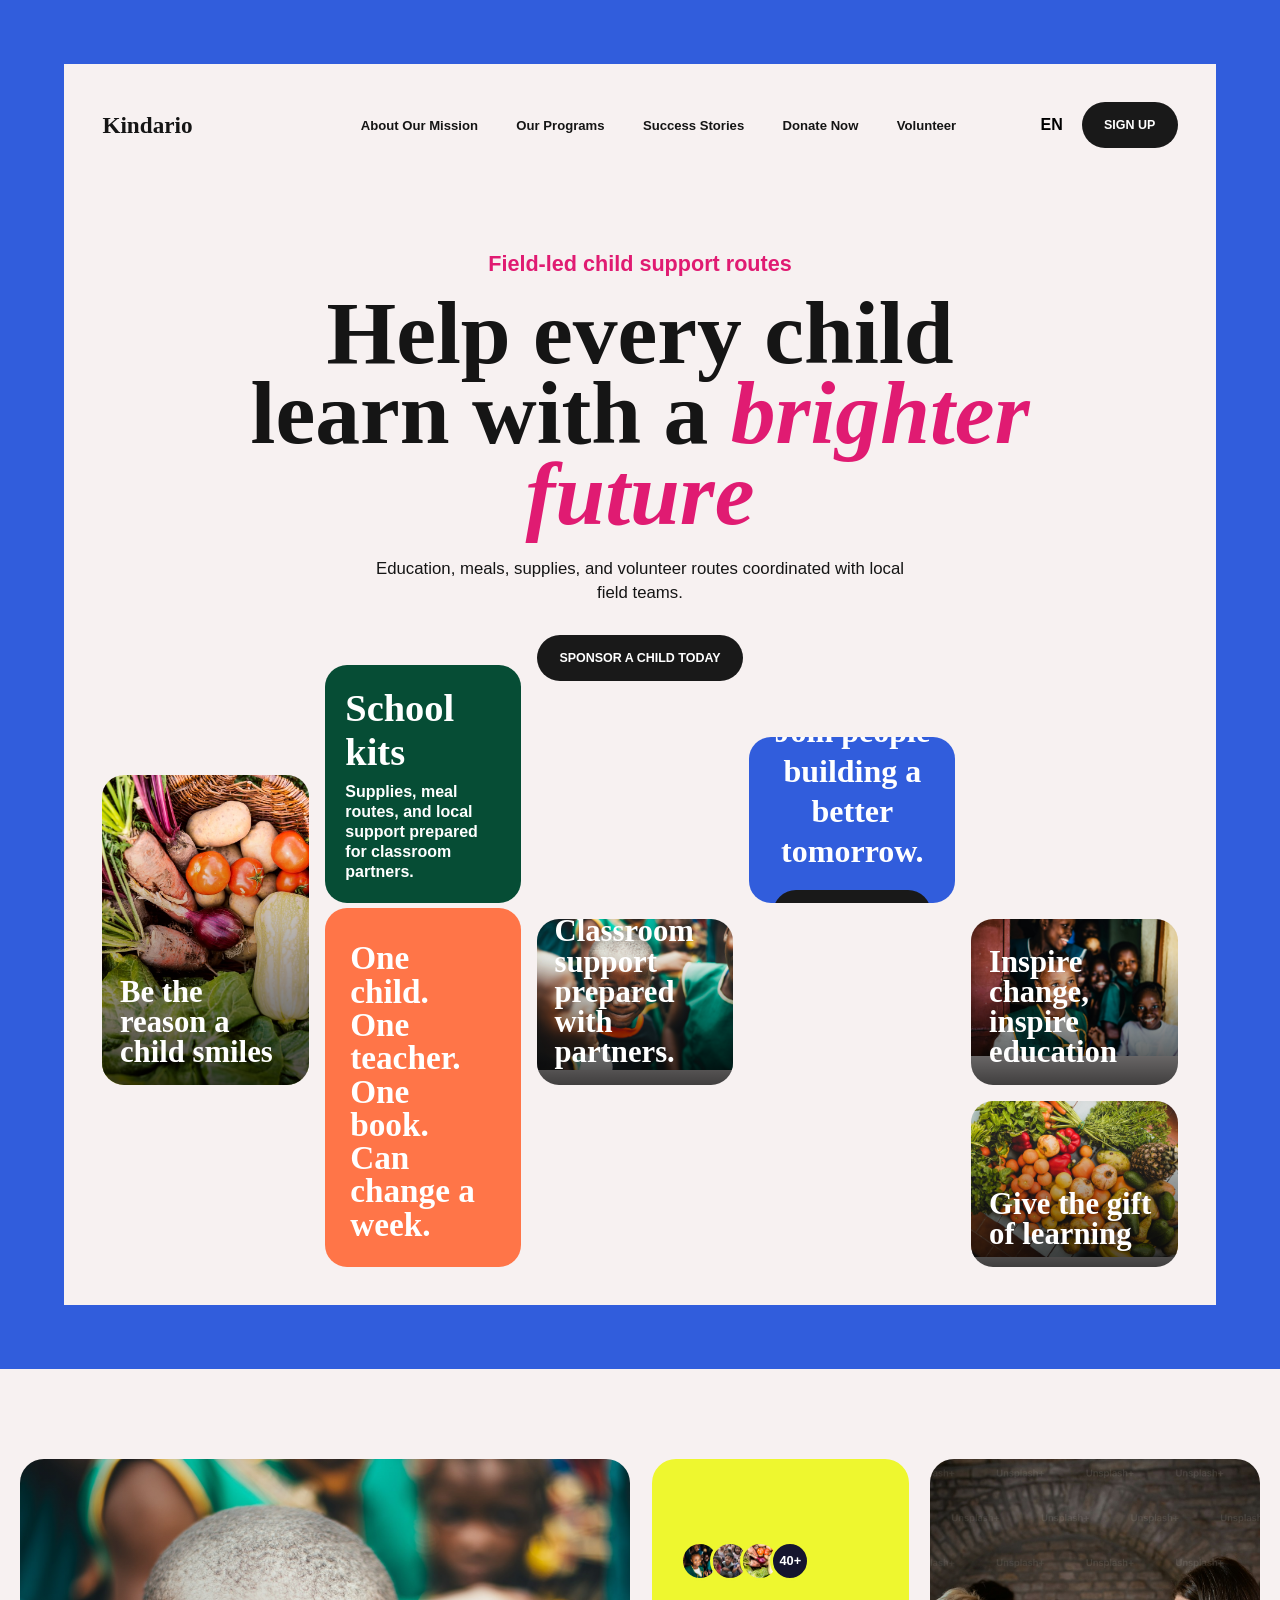
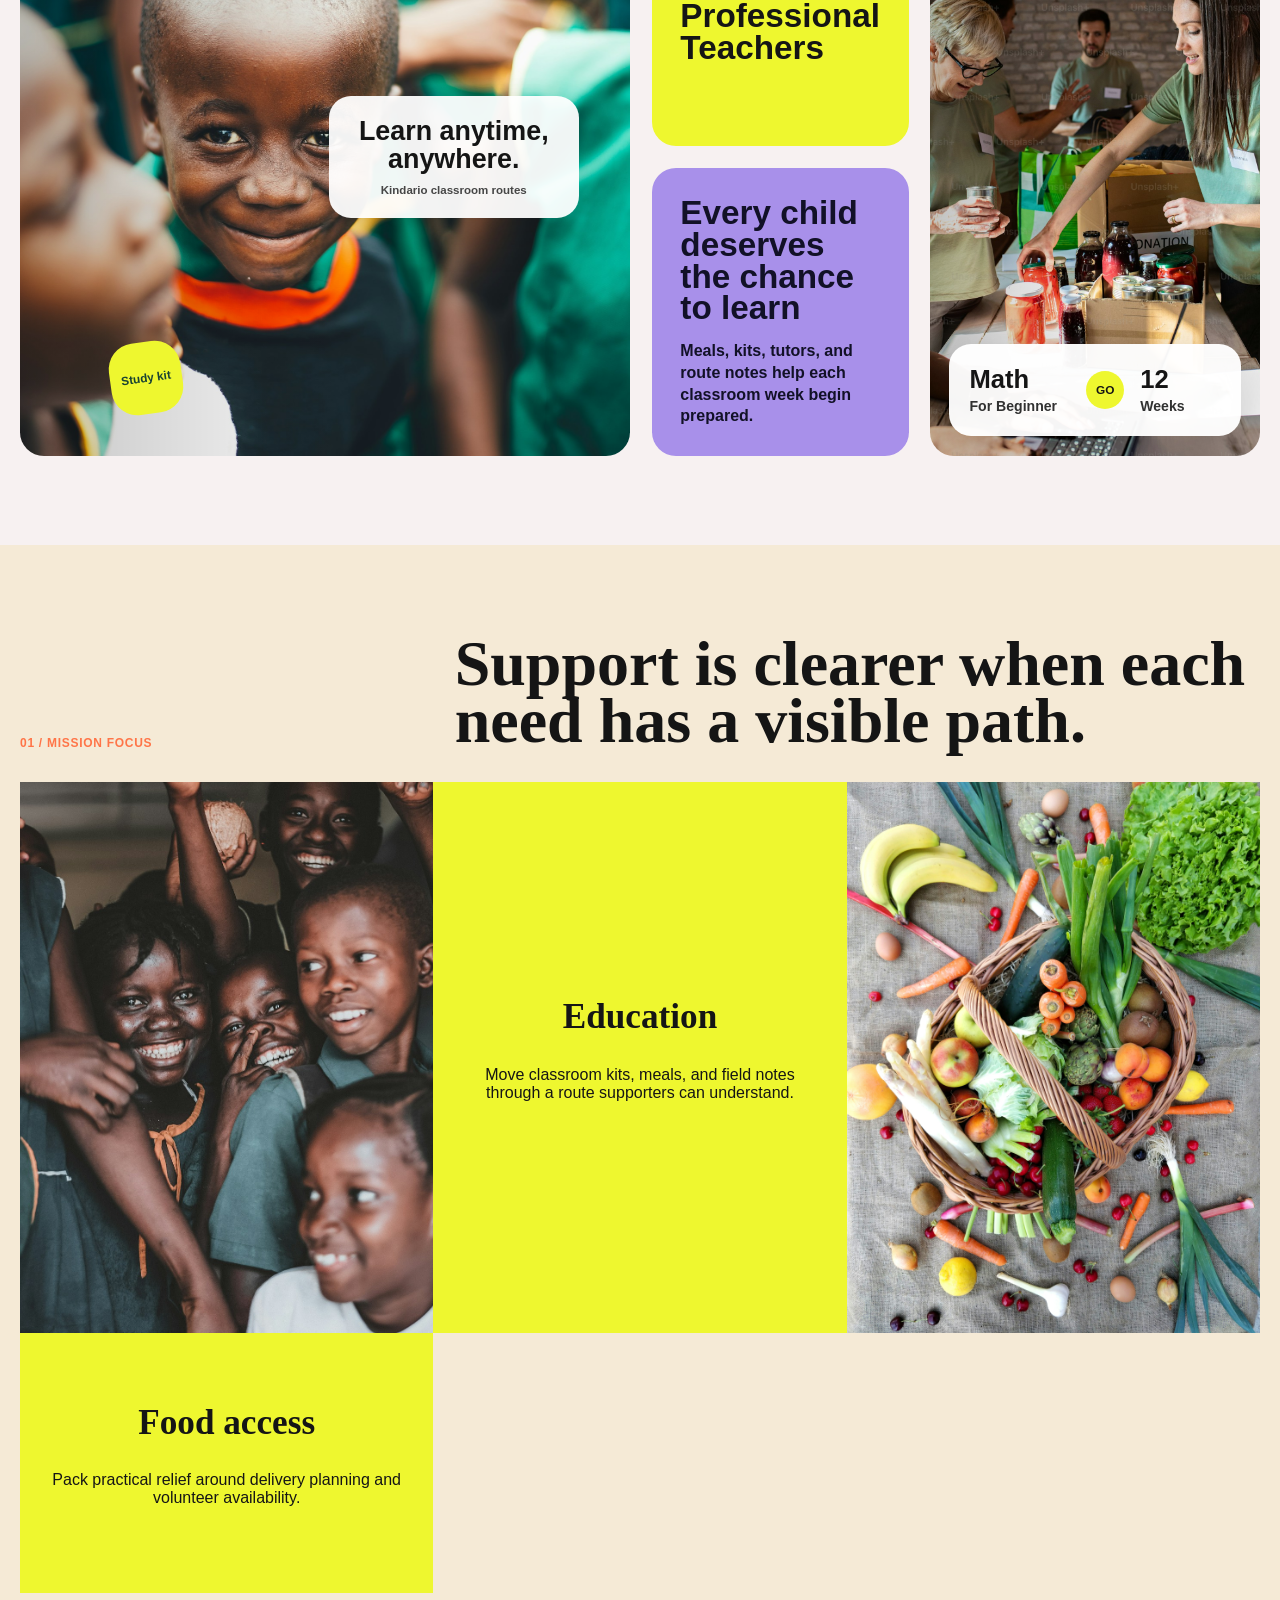
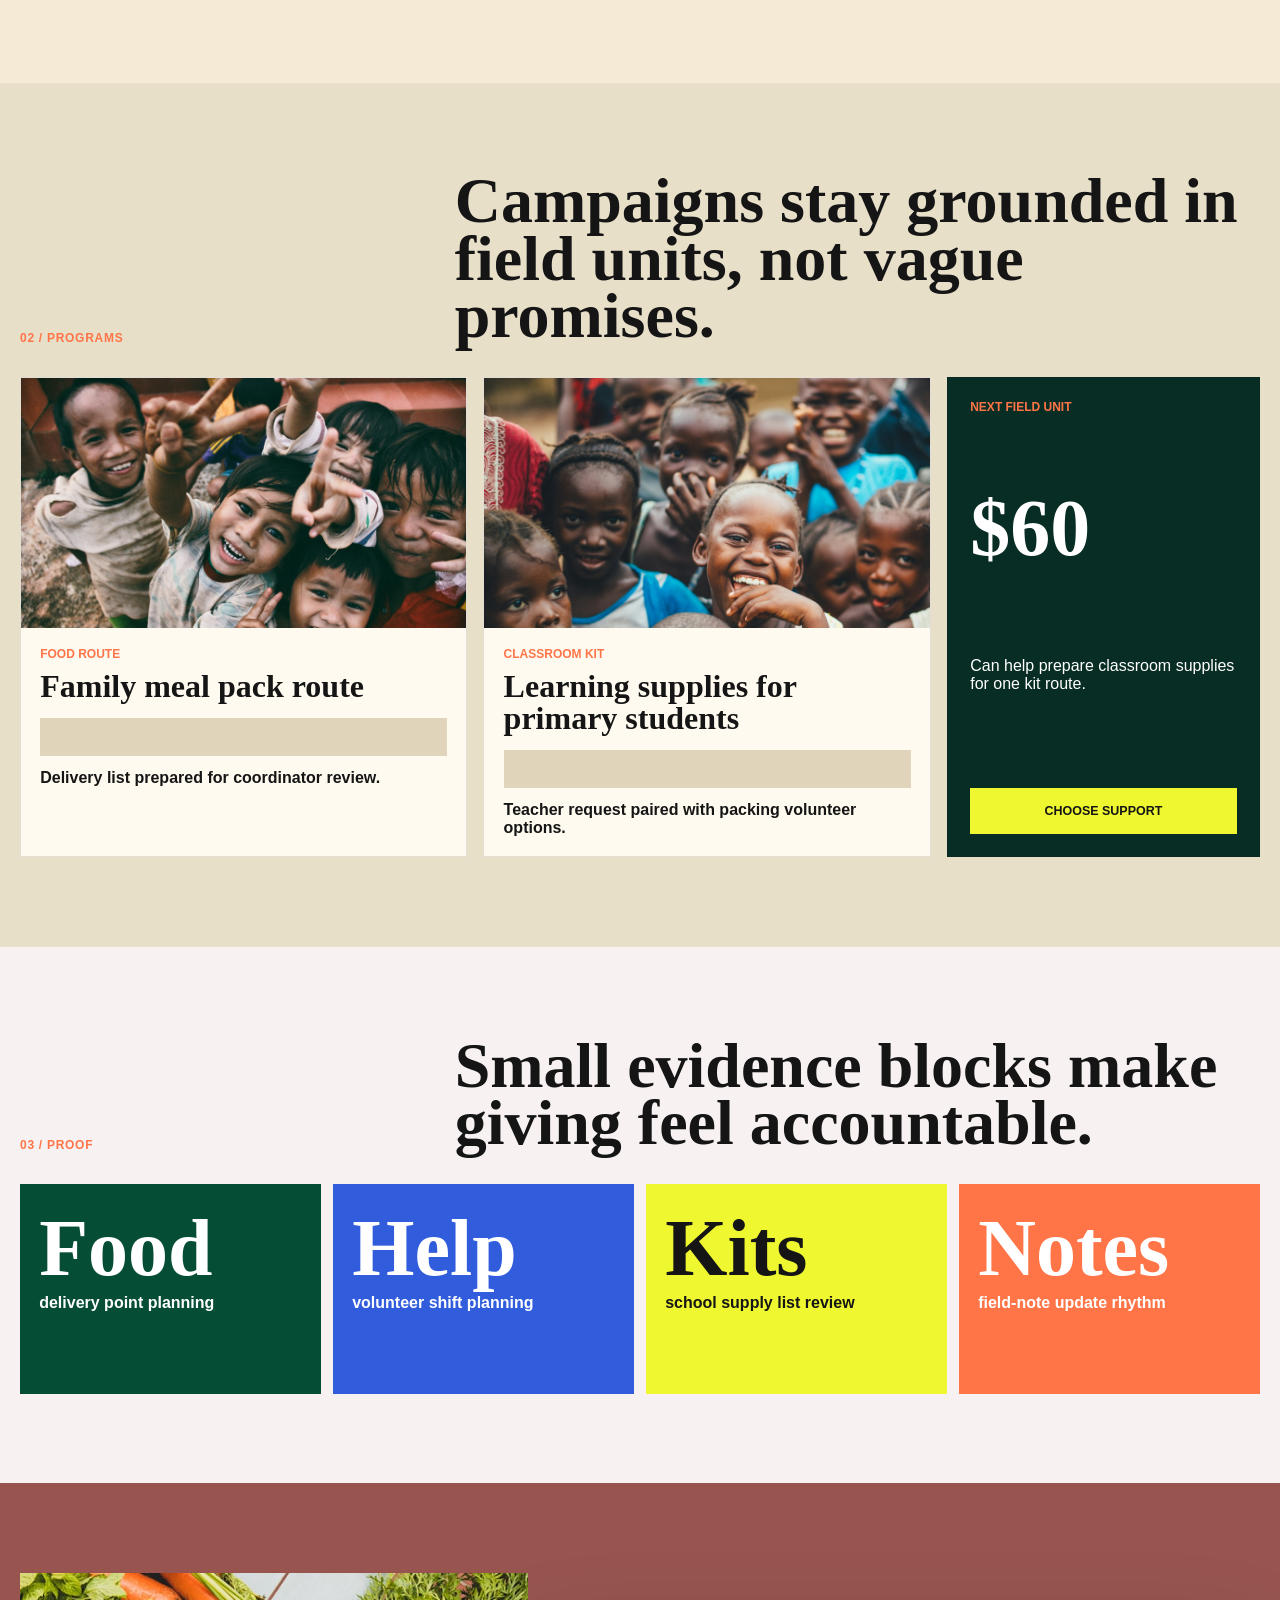
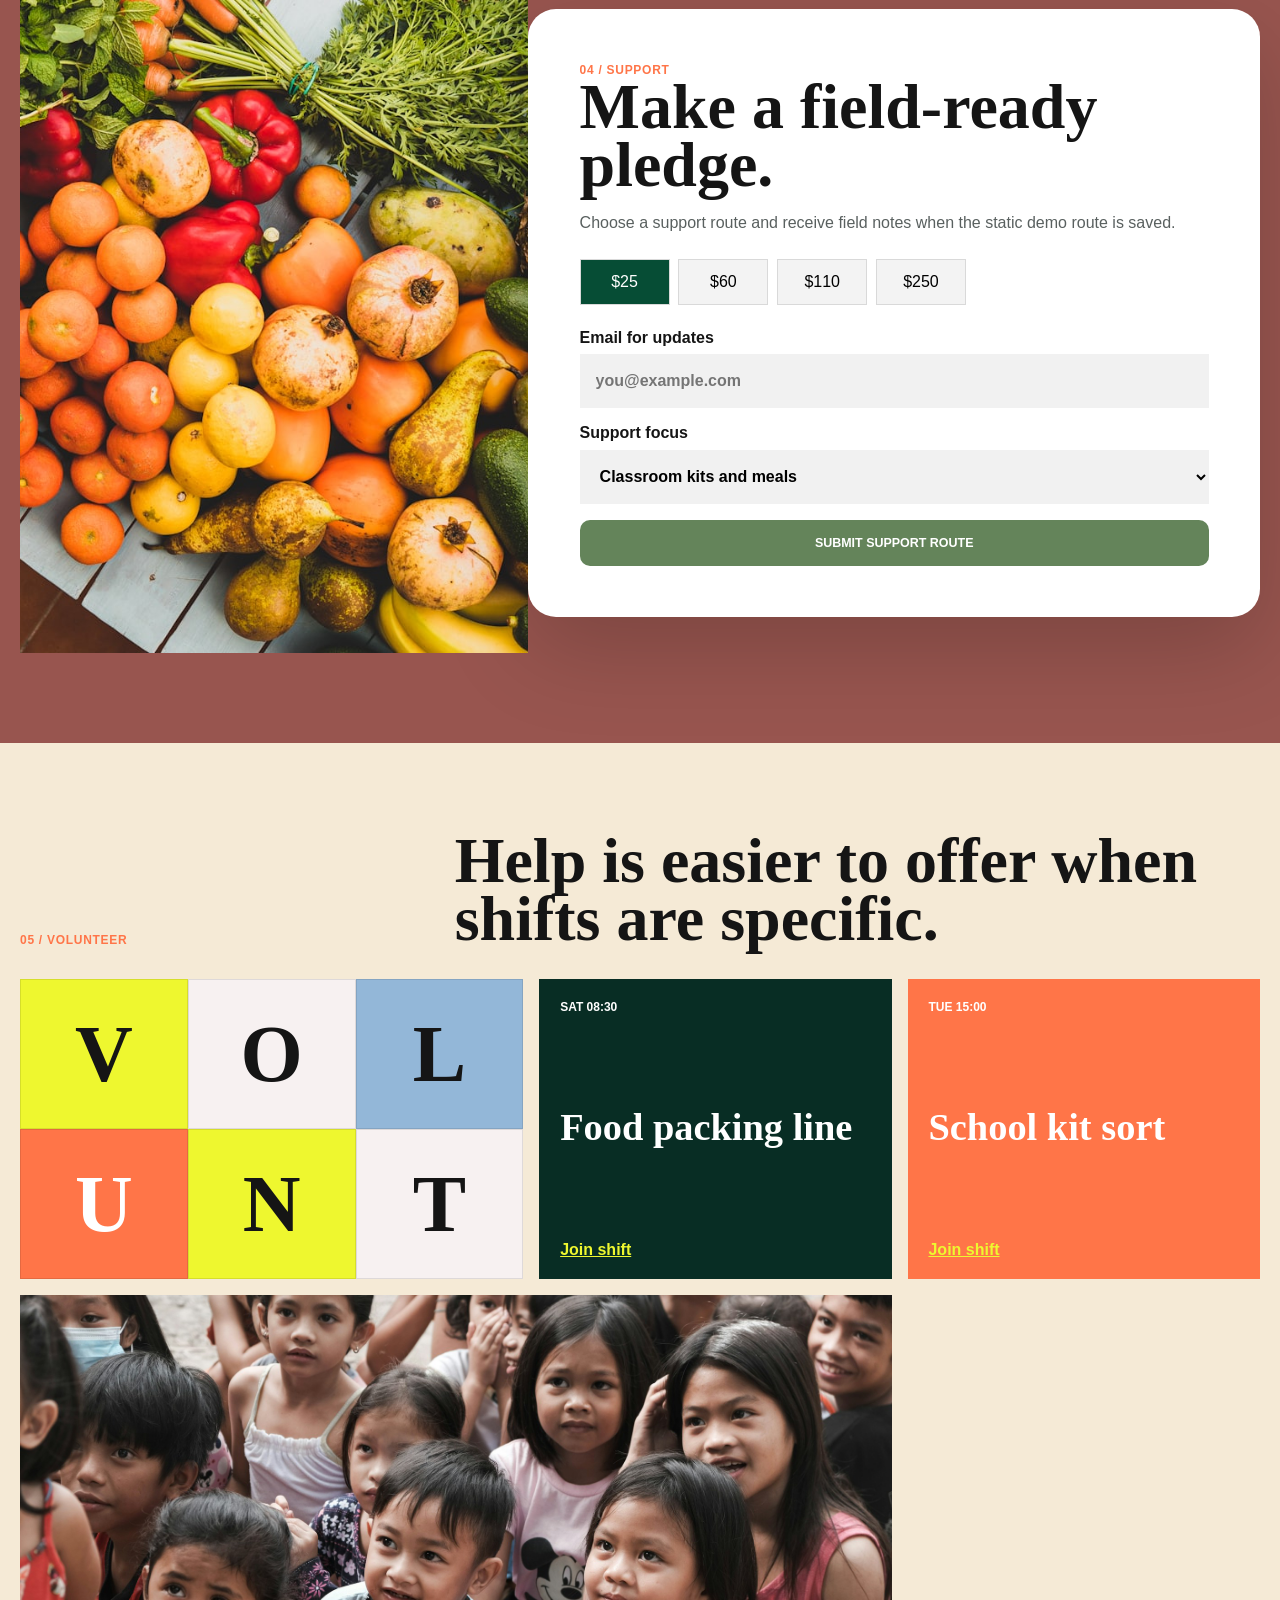
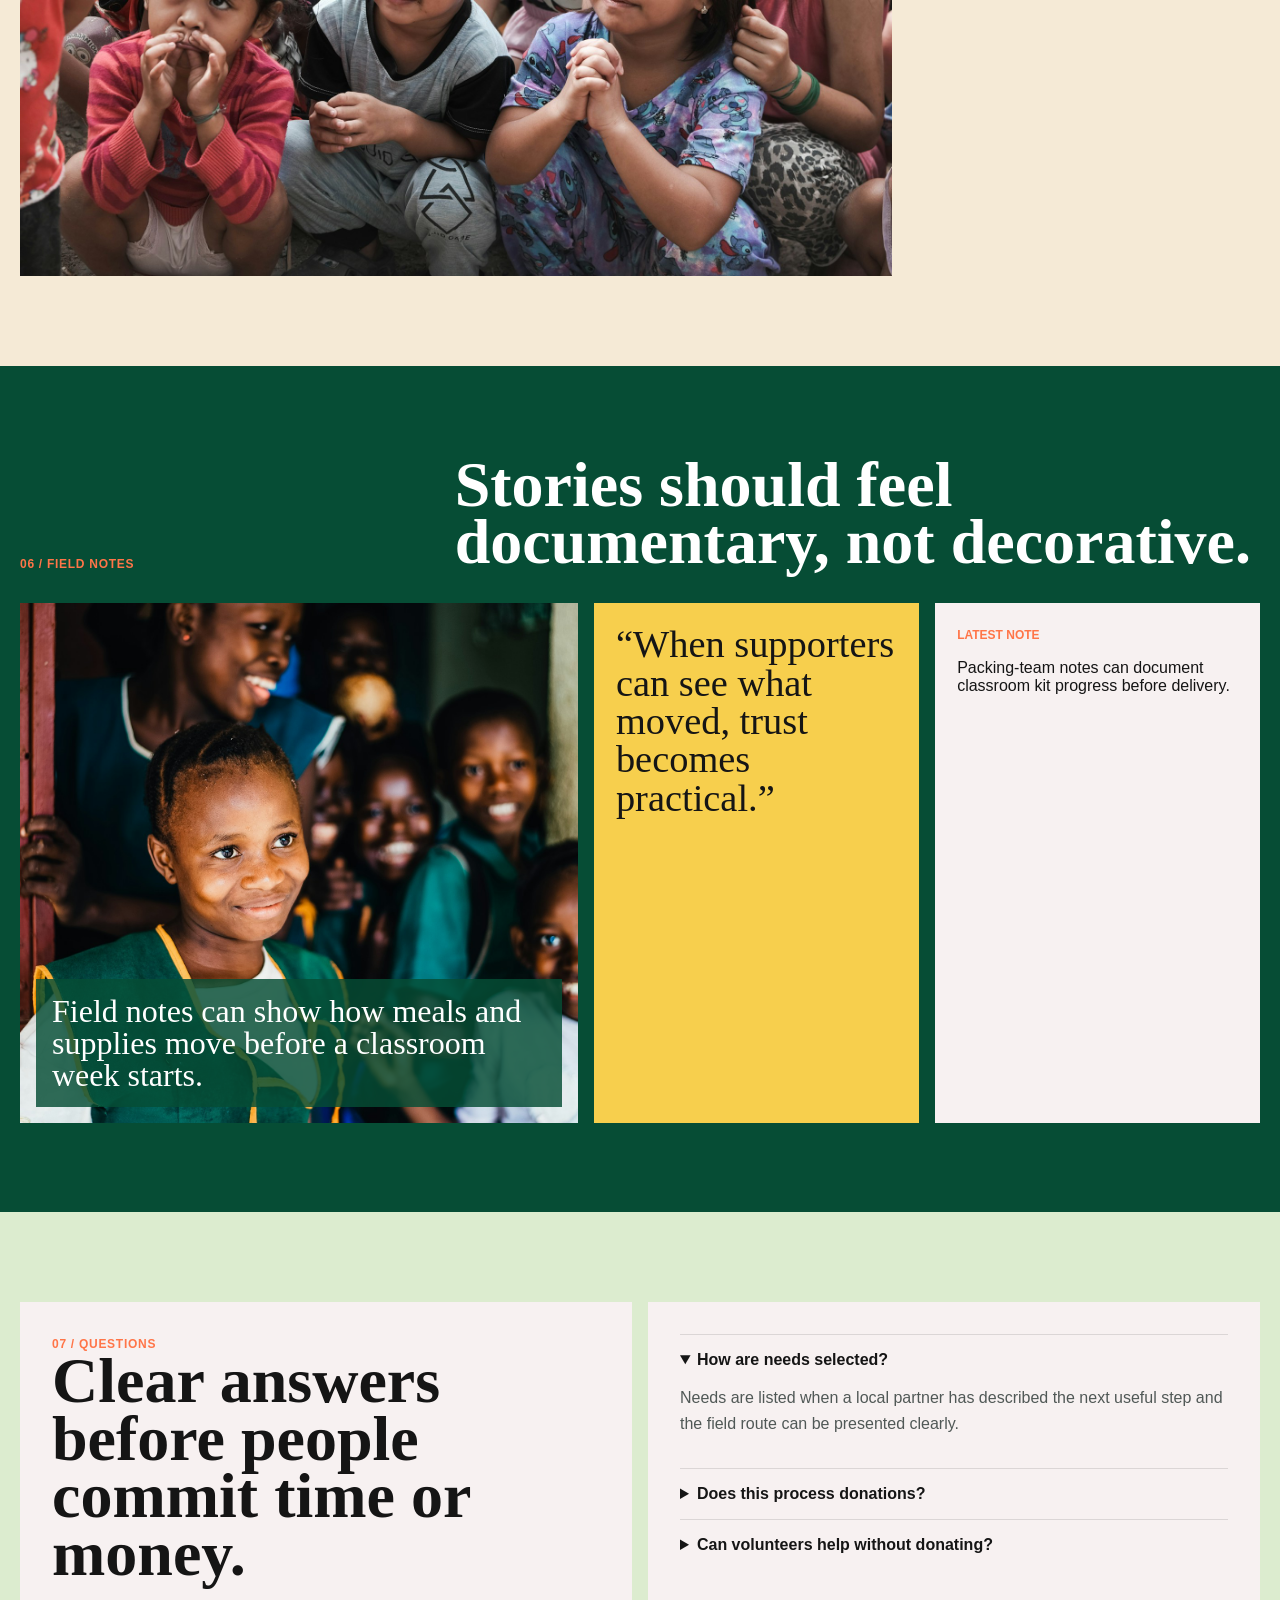
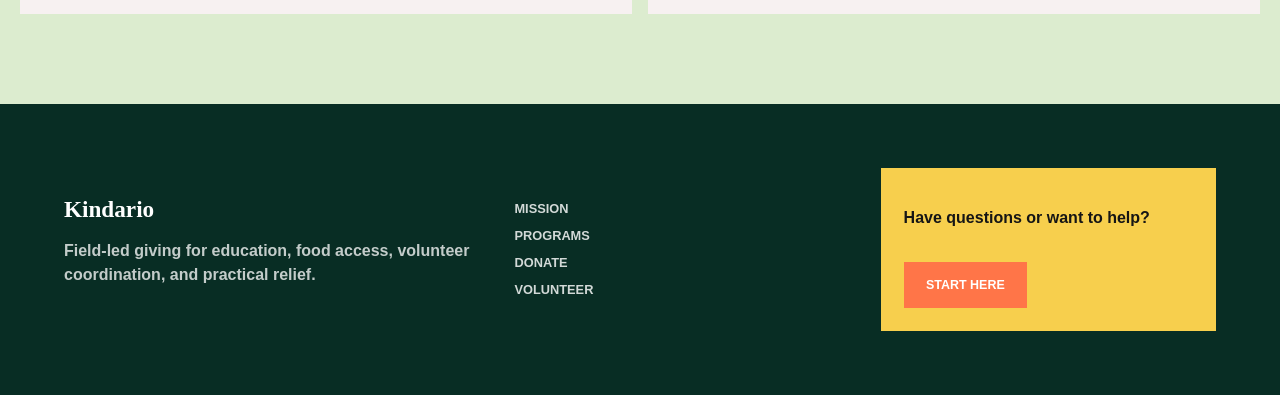
<file: niched-alternative/template/index.html>
<!DOCTYPE html>
<html lang="en">
<head>
  <meta charset="UTF-8">
  <meta name="viewport" content="width=device-width, initial-scale=1.0">
  <title>Kindario | Education, Food, and Field-Led Support</title>
  <meta name="description" content="Kindario connects supporters with dignity-first field campaigns for children, education, food access, volunteer work, and practical relief.">
  <link rel="icon" href="assets/images/favicon.svg" type="image/svg+xml">
  <link rel="stylesheet" href="assets/css/style.css">
</head>
<body>
  <div class="page-shell">
    <header class="hero" id="top">
      <div class="hero-card">
        <nav class="top-nav" aria-label="Primary navigation">
          <a class="brand" href="#top">Kindario</a>
          <div class="nav-links">
            <a href="#mission">About Our Mission</a>
            <a href="#programs">Our Programs</a>
            <a href="#stories">Success Stories</a>
            <a href="#support">Donate Now</a>
            <a href="#volunteer">Volunteer</a>
          </div>
          <div class="nav-actions">
            <button type="button">EN</button>
            <a href="#support">Sign up</a>
          </div>
        </nav>

        <section class="hero-copy" aria-label="Kindario introduction">
          <p>Field-led child support routes</p>
          <h1>Help every child learn with a <em>brighter future</em></h1>
          <span>Education, meals, supplies, and volunteer routes coordinated with local field teams.</span>
          <a href="#support">Sponsor a child today</a>
        </section>

        <section class="hero-collage" aria-label="Kindario support highlights">
          <figure class="tile tile-photo tile-smile">
            <img src="assets/images/premium_photo-1663090106056-bbb60d2be552.jpg" alt="A child smiling during a Kindario education program">
            <figcaption>Be the reason a child smiles</figcaption>
          </figure>
          <article class="tile tile-stat">
            <strong>School kits</strong>
            <p>Supplies, meal routes, and local support prepared for classroom partners.</p>
          </article>
          <figure class="tile tile-photo tile-teacher">
            <img src="assets/images/annie-spratt-qMvcuYEPnO0-unsplash.jpg" alt="A teacher supporting children in a classroom">
            <figcaption><strong>Teacher route</strong> Classroom support prepared with partners.</figcaption>
          </figure>
          <article class="tile tile-blue">
            <p>Join people building a better tomorrow.</p>
            <a href="#volunteer">Join community</a>
          </article>
          <figure class="tile tile-photo tile-change">
            <img src="assets/images/annie-spratt-1uWRsg8NM4g-unsplash.jpg" alt="Children smiling together in a school support program">
            <figcaption>Inspire change, inspire education</figcaption>
          </figure>
          <article class="tile tile-orange">
            <p>One child.<br>One teacher.<br>One book.</p>
            <strong>Can change a week.</strong>
          </article>
          <figure class="tile tile-photo tile-learning">
            <img src="assets/images/photo-1573246123716-6b1782bfc499.jpg" alt="Fresh food prepared for a community route">
            <figcaption>Give the gift of learning</figcaption>
          </figure>
        </section>
      </div>
    </header>

    <main>
      <section class="learning-grid-section" id="learning-paths" data-main-section="0">
        <div class="learning-grid" aria-label="Learning support highlights">
          <article class="learn-card learn-card-photo learn-card-wide">
            <img src="assets/images/annie-spratt-qMvcuYEPnO0-unsplash.jpg" alt="Student learning online from home">
            <div class="learn-note">
              <strong>Learn anytime,<br>anywhere.</strong>
              <span>Kindario classroom routes</span>
            </div>
            <span class="learn-badge">Study kit</span>
          </article>

          <article class="learn-card learn-card-lime">
            <div class="teacher-row" aria-label="Teacher support group">
              <img src="assets/images/annie-spratt-1uWRsg8NM4g-unsplash.jpg" alt="Volunteer teacher">
              <img src="assets/images/delsie-bohol-IVfORR3ZqH4-unsplash.jpg" alt="Program mentor">
              <img src="assets/images/premium_photo-1663090106056-bbb60d2be552.jpg" alt="Learning coordinator">
              <span>40+</span>
            </div>
            <h2>Professional Teachers</h2>
          </article>

          <article class="learn-card learn-card-purple">
            <h2>Every child deserves the chance to learn</h2>
            <p>Meals, kits, tutors, and route notes help each classroom week begin prepared.</p>
          </article>

          <article class="learn-card learn-card-photo learn-card-tall">
            <img src="assets/images/premium_photo-1661775322183-bf9d38cff431.jpg" alt="Child focused on a beginner math lesson">
            <div class="course-pill">
              <div>
                <strong>Math</strong>
                <span>For Beginner</span>
              </div>
              <a href="#support" aria-label="Support beginner math route">Go</a>
              <div>
                <strong>12</strong>
                <span>Weeks</span>
              </div>
            </div>
          </article>
        </div>
      </section>

      <section class="mission-grid" id="mission" data-main-section="1">
        <div class="section-title">
          <span>01 / Mission Focus</span>
          <h2>Support is clearer when each need has a visible path.</h2>
        </div>
        <div class="focus-grid">
          <figure>
            <img src="assets/images/annie-spratt-V-XM4kkWpng-unsplash.jpg" alt="Children gathered for a local education activity">
          </figure>
          <article>
            <h3>Education</h3>
            <p>Move classroom kits, meals, and field notes through a route supporters can understand.</p>
          </article>
          <figure>
            <img src="assets/images/tom-paolini-nXKDqpmdx_8-unsplash.jpg" alt="Fresh food basket prepared for community support">
          </figure>
          <article>
            <h3>Food access</h3>
            <p>Pack practical relief around delivery planning and volunteer availability.</p>
          </article>
        </div>
      </section>

      <section class="program-ledger" id="programs" data-main-section="2">
        <div class="section-title">
          <span>02 / Programs</span>
          <h2>Campaigns stay grounded in field units, not vague promises.</h2>
        </div>
        <div class="program-layout">
          <article class="program-card">
            <img src="assets/images/larm-rmah-AEaTUnvneik-unsplash.jpg" alt="Volunteers organizing food supplies">
            <div>
              <p>Food route</p>
              <h3>Family meal pack route</h3>
              <div class="progress"><span style="width:72%"></span></div>
              <strong>Delivery list prepared for coordinator review.</strong>
            </div>
          </article>
          <article class="program-card">
            <img src="assets/images/annie-spratt-cVEOh_JJmEE-unsplash.jpg" alt="Children in a classroom support program">
            <div>
              <p>Classroom kit</p>
              <h3>Learning supplies for primary students</h3>
              <div class="progress"><span style="width:54%"></span></div>
              <strong>Teacher request paired with packing volunteer options.</strong>
            </div>
          </article>
          <aside class="program-action">
            <span>Next field unit</span>
            <strong>$60</strong>
            <p>Can help prepare classroom supplies for one kit route.</p>
            <a href="#support">Choose support</a>
          </aside>
        </div>
      </section>

      <section class="impact-strip" id="impact" data-main-section="3">
        <div class="section-title">
          <span>03 / Proof</span>
          <h2>Small evidence blocks make giving feel accountable.</h2>
        </div>
        <div class="impact-cards">
          <article><strong>Food</strong><span>delivery point planning</span></article>
          <article><strong>Help</strong><span>volunteer shift planning</span></article>
          <article><strong>Kits</strong><span>school supply list review</span></article>
          <article><strong>Notes</strong><span>field-note update rhythm</span></article>
        </div>
      </section>

      <section class="support-panel" id="support" data-main-section="4">
        <figure>
          <img src="assets/images/photo-1573246123716-6b1782bfc499.jpg" alt="Food prepared for a community donation route">
        </figure>
        <form class="donation-form">
          <span>04 / Support</span>
          <h2>Make a field-ready pledge.</h2>
          <p>Choose a support route and receive field notes when the static demo route is saved.</p>
          <div class="amount-row">
            <button type="button" class="is-selected">$25</button>
            <button type="button">$60</button>
            <button type="button">$110</button>
            <button type="button">$250</button>
          </div>
          <label>
            Email for updates
            <input type="email" placeholder="you@example.com">
          </label>
          <label>
            Support focus
            <select>
              <option>Classroom kits and meals</option>
              <option>Food route support</option>
              <option>Volunteer packing supplies</option>
            </select>
          </label>
          <button class="submit-support" type="submit">Submit support route</button>
        </form>
      </section>

      <section class="volunteer-board" id="volunteer" data-main-section="5">
        <div class="section-title">
          <span>05 / Volunteer</span>
          <h2>Help is easier to offer when shifts are specific.</h2>
        </div>
        <div class="volunteer-grid">
          <article class="letter-board" aria-label="Volunteer">
            <span>V</span><span>O</span><span>L</span><span>U</span><span>N</span><span>T</span>
          </article>
          <article class="shift yellow"><p>Sat 08:30</p><h3>Food packing line</h3><a href="#support">Join shift</a></article>
          <article class="shift orange"><p>Tue 15:00</p><h3>School kit sort</h3><a href="#support">Join shift</a></article>
          <figure><img src="assets/images/delsie-bohol-IVfORR3ZqH4-unsplash.jpg" alt="Volunteer support activity"></figure>
        </div>
      </section>

      <section class="story-mosaic" id="stories" data-main-section="6">
        <div class="section-title">
          <span>06 / Field Notes</span>
          <h2>Stories should feel documentary, not decorative.</h2>
        </div>
        <div class="story-layout">
          <figure>
            <img src="assets/images/annie-spratt-1uWRsg8NM4g-unsplash.jpg" alt="Children smiling during a school activity">
            <figcaption>Field notes can show how meals and supplies move before a classroom week starts.</figcaption>
          </figure>
          <blockquote>“When supporters can see what moved, trust becomes practical.”</blockquote>
          <article>
            <span>Latest note</span>
            <p>Packing-team notes can document classroom kit progress before delivery.</p>
          </article>
        </div>
      </section>

      <section class="questions" id="questions" data-main-section="7">
        <div>
          <span>07 / Questions</span>
          <h2>Clear answers before people commit time or money.</h2>
        </div>
        <div class="faq-list">
          <details open><summary>How are needs selected?</summary><p>Needs are listed when a local partner has described the next useful step and the field route can be presented clearly.</p></details>
          <details><summary>Does this process donations?</summary><p>No. This is a static front page demo with honest form interactions only.</p></details>
          <details><summary>Can volunteers help without donating?</summary><p>Yes. Volunteer routes are presented as practical shifts instead of financial asks.</p></details>
        </div>
      </section>
    </main>

    <footer class="site-footer">
      <div class="footer-card">
        <div>
          <a class="footer-brand" href="#top">Kindario</a>
          <p>Field-led giving for education, food access, volunteer coordination, and practical relief.</p>
        </div>
        <nav aria-label="Footer navigation">
          <a href="#mission">Mission</a>
          <a href="#programs">Programs</a>
          <a href="#support">Donate</a>
          <a href="#volunteer">Volunteer</a>
        </nav>
        <aside>
          <p>Have questions or want to help?</p>
          <a href="#support">Start here</a>
        </aside>
      </div>
    </footer>
  </div>
  <script src="assets/js/main.js"></script>
</body>
</html>
</file>
<file: niched-alternative/template/assets/css/style.css>
:root {
  --blue: #315ddc;
  --paper: #f7f1f1;
  --ink: #151515;
  --green: #064d35;
  --deep: #082d24;
  --lime: #eef72f;
  --orange: #ff7548;
  --pink: #e01b72;
  --cream: #f5ead6;
  --rose: #98554f;
  --line: rgba(21, 21, 21, 0.12);
  --serif: Georgia, "Times New Roman", serif;
  --sans: Arial, Helvetica, sans-serif;
}

* {
  box-sizing: border-box;
}

html {
  scroll-behavior: smooth;
}

body {
  margin: 0;
  color: var(--ink);
  background: var(--cream);
  font-family: var(--sans);
}

img {
  display: block;
  width: 100%;
  height: 100%;
  object-fit: cover;
}

a {
  color: inherit;
  text-decoration: none;
}

button,
input,
select {
  font: inherit;
}

.hero {
  padding: clamp(2rem, 5vw, 4.6rem);
  background: var(--blue);
}

.hero-card {
  max-width: 1320px;
  margin: 0 auto;
  background: var(--paper);
  padding: clamp(1.4rem, 3vw, 2.5rem);
}

.top-nav {
  display: grid;
  grid-template-columns: 180px 1fr auto;
  gap: 1rem;
  align-items: center;
}

.brand,
.footer-brand {
  font-family: var(--serif);
  font-size: 1.45rem;
  font-weight: 900;
}

.nav-links {
  display: flex;
  justify-content: center;
  gap: clamp(1rem, 3vw, 2.6rem);
  font-size: 0.82rem;
  font-weight: 800;
}

.nav-actions {
  display: flex;
  gap: 0.8rem;
  align-items: center;
}

.nav-actions button {
  border: 0;
  background: transparent;
  font-weight: 900;
}

.nav-actions a,
.hero-copy a,
.tile-blue a,
.program-action a,
.submit-support,
.footer-card aside a {
  display: inline-flex;
  min-height: 46px;
  align-items: center;
  justify-content: center;
  border: 0;
  border-radius: 999px;
  background: #191919;
  color: #fff;
  padding: 0 1.4rem;
  font-size: 0.78rem;
  font-weight: 900;
  text-transform: uppercase;
}

.hero-copy {
  max-width: 840px;
  margin: clamp(4rem, 8vw, 6.6rem) auto 2rem;
  text-align: center;
}

.hero-copy p {
  margin: 0 0 1rem;
  color: var(--pink);
  font-size: clamp(1rem, 2vw, 1.35rem);
  font-weight: 900;
}

.hero-copy h1 {
  margin: 0;
  font-family: var(--serif);
  font-size: clamp(3.6rem, 7vw, 6.8rem);
  line-height: 0.9;
}

.hero-copy h1 em {
  color: var(--pink);
  font-style: italic;
}

.hero-copy span {
  display: block;
  max-width: 540px;
  margin: 1.4rem auto 1.8rem;
  font-size: 1.05rem;
  line-height: 1.45;
}

.hero-collage {
  display: grid;
  grid-template-columns: 1.05fr 1fr 1fr 1.05fr 1.05fr;
  grid-auto-rows: 166px;
  gap: 1rem;
  align-items: end;
  padding-top: 1.5rem;
}

.tile {
  position: relative;
  min-height: 166px;
  overflow: hidden;
  border-radius: 22px;
  margin: 0;
}

.tile-photo::after {
  content: "";
  position: absolute;
  inset: 0;
  background: linear-gradient(180deg, transparent 20%, rgba(0, 0, 0, 0.74));
}

.tile figcaption {
  position: absolute;
  z-index: 1;
  left: 1.1rem;
  right: 1.1rem;
  bottom: 1.1rem;
  color: #fff;
  font-family: var(--serif);
  font-size: clamp(1.5rem, 2.4vw, 2.5rem);
  font-weight: 900;
  line-height: 0.98;
}

.tile-smile {
  grid-row: span 2;
}

.tile-stat {
  align-self: end;
  padding: 1.3rem;
  background: var(--green);
  color: #fff;
}

.tile-stat strong {
  font-family: var(--serif);
  font-size: 2.4rem;
}

.tile-stat p,
.tile-blue p,
.tile-orange p {
  margin: 0.5rem 0 0;
  font-weight: 800;
  line-height: 1.25;
}

.tile-teacher,
.tile-change {
  grid-row: span 2;
}

.tile-blue {
  display: flex;
  flex-direction: column;
  justify-content: center;
  align-self: stretch;
  padding: 1.5rem;
  background: var(--blue);
  color: #fff;
  text-align: center;
}

.tile-blue p {
  font-family: var(--serif);
  font-size: clamp(1.6rem, 2.5vw, 2.5rem);
}

.tile-blue a {
  width: 100%;
  margin-top: 1.2rem;
}

.tile-orange {
  display: flex;
  flex-direction: column;
  justify-content: space-between;
  grid-row: span 2;
  padding: 1.6rem;
  background: var(--orange);
  color: #fff;
}

.tile-orange p,
.tile-orange strong {
  font-family: var(--serif);
  font-size: clamp(1.7rem, 2.6vw, 2.8rem);
  line-height: 1;
}

.tile-learning {
  grid-column: 5;
}

main > section {
  padding: clamp(4rem, 7vw, 7rem) max(1.2rem, calc((100vw - 1240px) / 2));
}

.learning-grid-section {
  background: #f7f1f1;
}

.learning-grid {
  display: grid;
  grid-template-columns: minmax(360px, 1.85fr) minmax(240px, 0.78fr) minmax(300px, 1fr);
  grid-auto-rows: minmax(190px, 1fr);
  gap: clamp(0.8rem, 1.8vw, 1.35rem);
  max-width: 1240px;
  margin: 0 auto;
}

.learn-card {
  position: relative;
  min-height: 190px;
  overflow: hidden;
  border-radius: 24px;
}

.learn-card-wide,
.learn-card-tall {
  min-height: 405px;
}

.learn-card-wide {
  grid-column: 1;
  grid-row: span 2;
}

.learn-card-tall {
  grid-column: 3;
  grid-row: 1 / span 2;
}

.learn-card-lime,
.learn-card-purple {
  grid-column: 2;
}

.learn-card-lime {
  grid-row: 1;
}

.learn-card-purple {
  grid-row: 2;
}

.learn-card-photo::after {
  content: "";
  position: absolute;
  inset: 0;
  background: linear-gradient(90deg, rgba(0, 0, 0, 0.22), transparent 54%);
}

.learn-note {
  position: absolute;
  z-index: 1;
  top: 50%;
  right: clamp(1rem, 4vw, 4.4rem);
  width: min(250px, 48%);
  transform: translateY(-50%);
  padding: 1.4rem;
  border-radius: 22px;
  background: rgba(255, 255, 255, 0.94);
  text-align: center;
  box-shadow: 0 18px 40px rgba(0, 0, 0, 0.12);
}

.learn-note strong {
  display: block;
  font-size: clamp(1.25rem, 2.1vw, 1.85rem);
  line-height: 1.02;
}

.learn-note span {
  display: block;
  margin-top: 0.65rem;
  color: #464646;
  font-size: 0.72rem;
  font-weight: 900;
}

.learn-badge {
  position: absolute;
  z-index: 1;
  left: clamp(1rem, 7vw, 7.2rem);
  bottom: 2.6rem;
  min-width: 72px;
  min-height: 72px;
  display: grid;
  place-items: center;
  border-radius: 26px;
  background: var(--lime);
  color: #194232;
  font-size: 0.74rem;
  font-weight: 900;
  text-align: center;
  transform: rotate(-8deg);
}

.learn-card-lime,
.learn-card-purple {
  display: flex;
  flex-direction: column;
  justify-content: center;
  padding: clamp(1rem, 2.3vw, 1.8rem);
}

.learn-card-lime {
  background: var(--lime);
}

.teacher-row {
  display: flex;
  align-items: center;
  margin-bottom: 1.2rem;
}

.teacher-row img,
.teacher-row span {
  width: 40px;
  height: 40px;
  flex: 0 0 40px;
  border: 3px solid var(--lime);
  border-radius: 50%;
}

.teacher-row img + img,
.teacher-row span {
  margin-left: -10px;
}

.teacher-row span {
  display: grid;
  place-items: center;
  background: #15152e;
  color: #fff;
  font-size: 0.8rem;
  font-weight: 900;
}

.learn-card h2 {
  margin: 0;
  font-size: clamp(1.65rem, 2.6vw, 2.4rem);
  line-height: 0.96;
  letter-spacing: 0;
}

.learn-card-purple {
  background: #a890ea;
  color: #121127;
}

.learn-card-purple p {
  max-width: 230px;
  margin: 1rem 0 0;
  font-weight: 800;
  line-height: 1.35;
}

.course-pill {
  position: absolute;
  z-index: 1;
  right: 1.2rem;
  bottom: 1.2rem;
  left: 1.2rem;
  display: grid;
  grid-template-columns: 1fr auto 0.8fr;
  gap: 1rem;
  align-items: center;
  min-height: 92px;
  padding: 1rem 1.25rem;
  border-radius: 22px;
  background: rgba(255, 255, 255, 0.96);
  box-shadow: 0 18px 45px rgba(0, 0, 0, 0.2);
}

.course-pill strong {
  display: block;
  font-size: clamp(1.35rem, 2vw, 1.8rem);
  line-height: 1;
}

.course-pill span {
  display: block;
  margin-top: 0.35rem;
  color: #313131;
  font-size: 0.88rem;
  font-weight: 800;
}

.course-pill a {
  display: grid;
  width: 38px;
  height: 38px;
  place-items: center;
  border-radius: 50%;
  background: var(--lime);
  font-size: 0.74rem;
  font-weight: 900;
  text-transform: uppercase;
}

.section-title {
  display: grid;
  grid-template-columns: minmax(200px, 0.5fr) minmax(0, 1fr);
  gap: 2rem;
  align-items: end;
  margin-bottom: 2rem;
}

.section-title span,
.support-panel form > span,
.questions span {
  color: var(--orange);
  font-size: 0.75rem;
  font-weight: 900;
  letter-spacing: 0.06em;
  text-transform: uppercase;
}

.section-title h2,
.donation-form h2,
.questions h2 {
  margin: 0;
  font-family: var(--serif);
  font-size: clamp(2.7rem, 5vw, 5.7rem);
  line-height: 0.9;
}

.focus-grid {
  display: grid;
  grid-template-columns: repeat(3, 1fr);
  grid-auto-rows: minmax(260px, auto);
}

.focus-grid figure,
.focus-grid article {
  margin: 0;
  min-height: 260px;
}

.focus-grid article {
  display: flex;
  flex-direction: column;
  justify-content: center;
  padding: 2rem;
  background: var(--lime);
  text-align: center;
}

.focus-grid h3 {
  margin: 0 0 0.8rem;
  font-family: var(--serif);
  font-size: 2.2rem;
}

.program-ledger {
  background: #e8dfc9;
}

.program-layout {
  display: grid;
  grid-template-columns: 1fr 1fr 0.7fr;
  gap: 1rem;
}

.program-card,
.program-action {
  background: #fffaf0;
  border: 1px solid var(--line);
}

.program-card img {
  height: 250px;
}

.program-card div {
  padding: 1.2rem;
}

.program-card p,
.program-action span {
  margin: 0;
  color: var(--orange);
  font-size: 0.75rem;
  font-weight: 900;
  text-transform: uppercase;
}

.program-card h3 {
  margin: 0.55rem 0 1rem;
  font-family: var(--serif);
  font-size: 2rem;
  line-height: 1;
}

.progress {
  height: 10px;
  margin-bottom: 0.8rem;
  background: #e0d4bb;
}

.progress span {
  display: block;
  height: 100%;
  background: var(--green);
}

.program-action {
  display: flex;
  flex-direction: column;
  justify-content: space-between;
  padding: 1.4rem;
  background: var(--deep);
  color: #fff;
}

.program-action strong {
  font-family: var(--serif);
  font-size: 5rem;
  line-height: 0.85;
}

.program-action a {
  background: var(--lime);
  color: var(--ink);
  border-radius: 0;
}

.impact-strip {
  background: var(--paper);
}

.impact-cards {
  display: grid;
  grid-template-columns: repeat(4, 1fr);
  gap: 0.75rem;
}

.impact-cards article {
  min-height: 210px;
  padding: 1.2rem;
  background: var(--green);
  color: #fff;
}

.impact-cards article:nth-child(2) {
  background: var(--blue);
}

.impact-cards article:nth-child(3) {
  background: var(--lime);
  color: var(--ink);
}

.impact-cards article:nth-child(4) {
  background: var(--orange);
}

.impact-cards strong {
  display: block;
  font-family: var(--serif);
  font-size: 5rem;
}

.impact-cards span {
  font-weight: 900;
}

.support-panel {
  display: grid;
  grid-template-columns: minmax(320px, 0.82fr) minmax(0, 1.18fr);
  gap: 0;
  background: var(--rose);
}

.support-panel figure {
  margin: 0;
  min-height: 680px;
}

.donation-form {
  align-self: center;
  margin: 0;
  padding: clamp(1.4rem, 4vw, 3.4rem);
  background: #fff;
  border-radius: 28px;
  box-shadow: 0 32px 90px rgba(0, 0, 0, 0.18);
}

.donation-form p {
  max-width: 620px;
  color: #59605f;
  line-height: 1.6;
}

.amount-row {
  display: flex;
  flex-wrap: wrap;
  gap: 0.55rem;
  margin: 1.5rem 0;
}

.amount-row button {
  min-width: 90px;
  min-height: 46px;
  border: 1px solid #d9d9d9;
  background: #f3f3f3;
  cursor: pointer;
}

.amount-row .is-selected {
  background: var(--green);
  color: #fff;
}

.donation-form label {
  display: grid;
  gap: 0.45rem;
  margin-bottom: 1rem;
  font-weight: 800;
}

.donation-form input,
.donation-form select {
  min-height: 54px;
  border: 0;
  background: #f1f1f1;
  padding: 0 1rem;
}

.submit-support {
  width: 100%;
  border-radius: 10px;
  background: #64845a;
}

.volunteer-grid {
  display: grid;
  grid-template-columns: minmax(280px, 1fr) minmax(220px, 0.7fr) minmax(220px, 0.7fr);
  gap: 1rem;
}

.letter-board {
  display: grid;
  grid-template-columns: repeat(3, 1fr);
}

.letter-board span {
  display: grid;
  min-height: 150px;
  place-items: center;
  background: var(--lime);
  border: 1px solid rgba(0, 0, 0, 0.1);
  font-family: var(--serif);
  font-size: 5rem;
  font-weight: 900;
}

.letter-board span:nth-child(2),
.letter-board span:nth-child(6) {
  background: var(--paper);
}

.letter-board span:nth-child(3) {
  background: #93b7d8;
}

.letter-board span:nth-child(4) {
  background: var(--orange);
  color: #fff;
}

.shift {
  display: flex;
  flex-direction: column;
  justify-content: space-between;
  min-height: 300px;
  padding: 1.3rem;
}

.shift.yellow {
  background: var(--deep);
  color: #fff;
}

.shift.orange {
  background: var(--orange);
  color: #fff;
}

.shift p {
  margin: 0;
  font-size: 0.75rem;
  font-weight: 900;
  text-transform: uppercase;
}

.shift h3 {
  margin: 0;
  font-family: var(--serif);
  font-size: 2.4rem;
  line-height: 1;
}

.shift a {
  color: var(--lime);
  font-weight: 900;
  text-decoration: underline;
}

.volunteer-grid figure {
  grid-column: span 2;
  min-height: 360px;
  margin: 0;
}

.story-mosaic {
  background: var(--green);
  color: #fff;
}

.story-layout {
  display: grid;
  grid-template-columns: 1.2fr 0.7fr 0.7fr;
  gap: 1rem;
}

.story-layout figure {
  position: relative;
  min-height: 520px;
  margin: 0;
}

.story-layout figcaption {
  position: absolute;
  left: 1rem;
  right: 1rem;
  bottom: 1rem;
  padding: 1rem;
  background: rgba(6, 77, 53, 0.82);
  font-family: var(--serif);
  font-size: 2rem;
  line-height: 1;
}

.story-layout blockquote {
  margin: 0;
  padding: 1.4rem;
  background: #f7cf4d;
  color: var(--ink);
  font-family: var(--serif);
  font-size: 2.4rem;
  line-height: 1;
}

.story-layout article {
  padding: 1.4rem;
  background: var(--paper);
  color: var(--ink);
}

.story-layout article span {
  color: var(--orange);
  font-size: 0.75rem;
  font-weight: 900;
  text-transform: uppercase;
}

.questions {
  display: grid;
  grid-template-columns: 1fr 1fr;
  gap: 1rem;
  background: #dceccf;
}

.questions > div {
  padding: 2rem;
  background: var(--paper);
}

.faq-list details {
  padding: 1rem 0;
  border-top: 1px solid var(--line);
}

.faq-list summary {
  cursor: pointer;
  font-weight: 900;
}

.faq-list p {
  color: #505856;
  line-height: 1.6;
}

.site-footer {
  padding: clamp(2rem, 5vw, 4rem);
  background: var(--deep);
  color: #fff;
}

.footer-card {
  display: grid;
  grid-template-columns: minmax(260px, 1fr) minmax(260px, 0.8fr) minmax(260px, 0.8fr);
  gap: 2rem;
  max-width: 1240px;
  margin: 0 auto;
  align-items: center;
}

.footer-card p {
  color: rgba(255, 255, 255, 0.76);
  font-weight: 700;
  line-height: 1.5;
}

.footer-card nav {
  display: grid;
  gap: 0.75rem;
}

.footer-card nav a {
  color: rgba(255, 255, 255, 0.82);
  font-size: 0.8rem;
  font-weight: 900;
  text-transform: uppercase;
}

.footer-card aside {
  padding: 1.4rem;
  background: #f7cf4d;
  color: var(--ink);
}

.footer-card aside p {
  color: var(--ink);
  font-weight: 900;
}

.footer-card aside a {
  margin-top: 1rem;
  border-radius: 0;
  background: var(--orange);
}

@media (max-width: 1040px) {
  .top-nav,
  .program-layout,
  .support-panel,
  .story-layout,
  .questions,
  .footer-card {
    grid-template-columns: 1fr;
  }

  .nav-links {
    justify-content: start;
    flex-wrap: wrap;
  }

  .hero-collage,
  .learning-grid,
  .focus-grid,
  .volunteer-grid {
    grid-template-columns: repeat(2, 1fr);
  }

  .learn-card-wide {
    grid-column: span 2;
  }

  .learn-card-tall {
    grid-column: auto;
    grid-row: span 2;
  }

  .learn-card-lime,
  .learn-card-purple {
    grid-column: auto;
    grid-row: auto;
  }

  .tile-learning,
  .volunteer-grid figure {
    grid-column: auto;
  }

  .impact-cards {
    grid-template-columns: repeat(2, 1fr);
  }

}

@media (max-width: 640px) {
  .hero {
    padding: 0.8rem;
  }

  .hero-card {
    padding: 1rem;
  }

  .hero-collage,
  .learning-grid,
  .focus-grid,
  .impact-cards,
  .volunteer-grid {
    grid-template-columns: 1fr;
  }

  .learn-card-wide,
  .learn-card-tall {
    grid-column: auto;
    grid-row: auto;
  }

  .learn-card-wide,
  .learn-card-tall {
    min-height: 360px;
  }

  .learn-note {
    right: 1rem;
    width: min(240px, 64%);
  }

  .course-pill {
    grid-template-columns: 1fr auto;
  }

  .tile-smile,
  .tile-teacher,
  .tile-change,
  .tile-orange {
    grid-row: auto;
  }

  .section-title {
    grid-template-columns: 1fr;
  }

  main > section {
    padding-inline: 1rem;
  }
}
</file>
